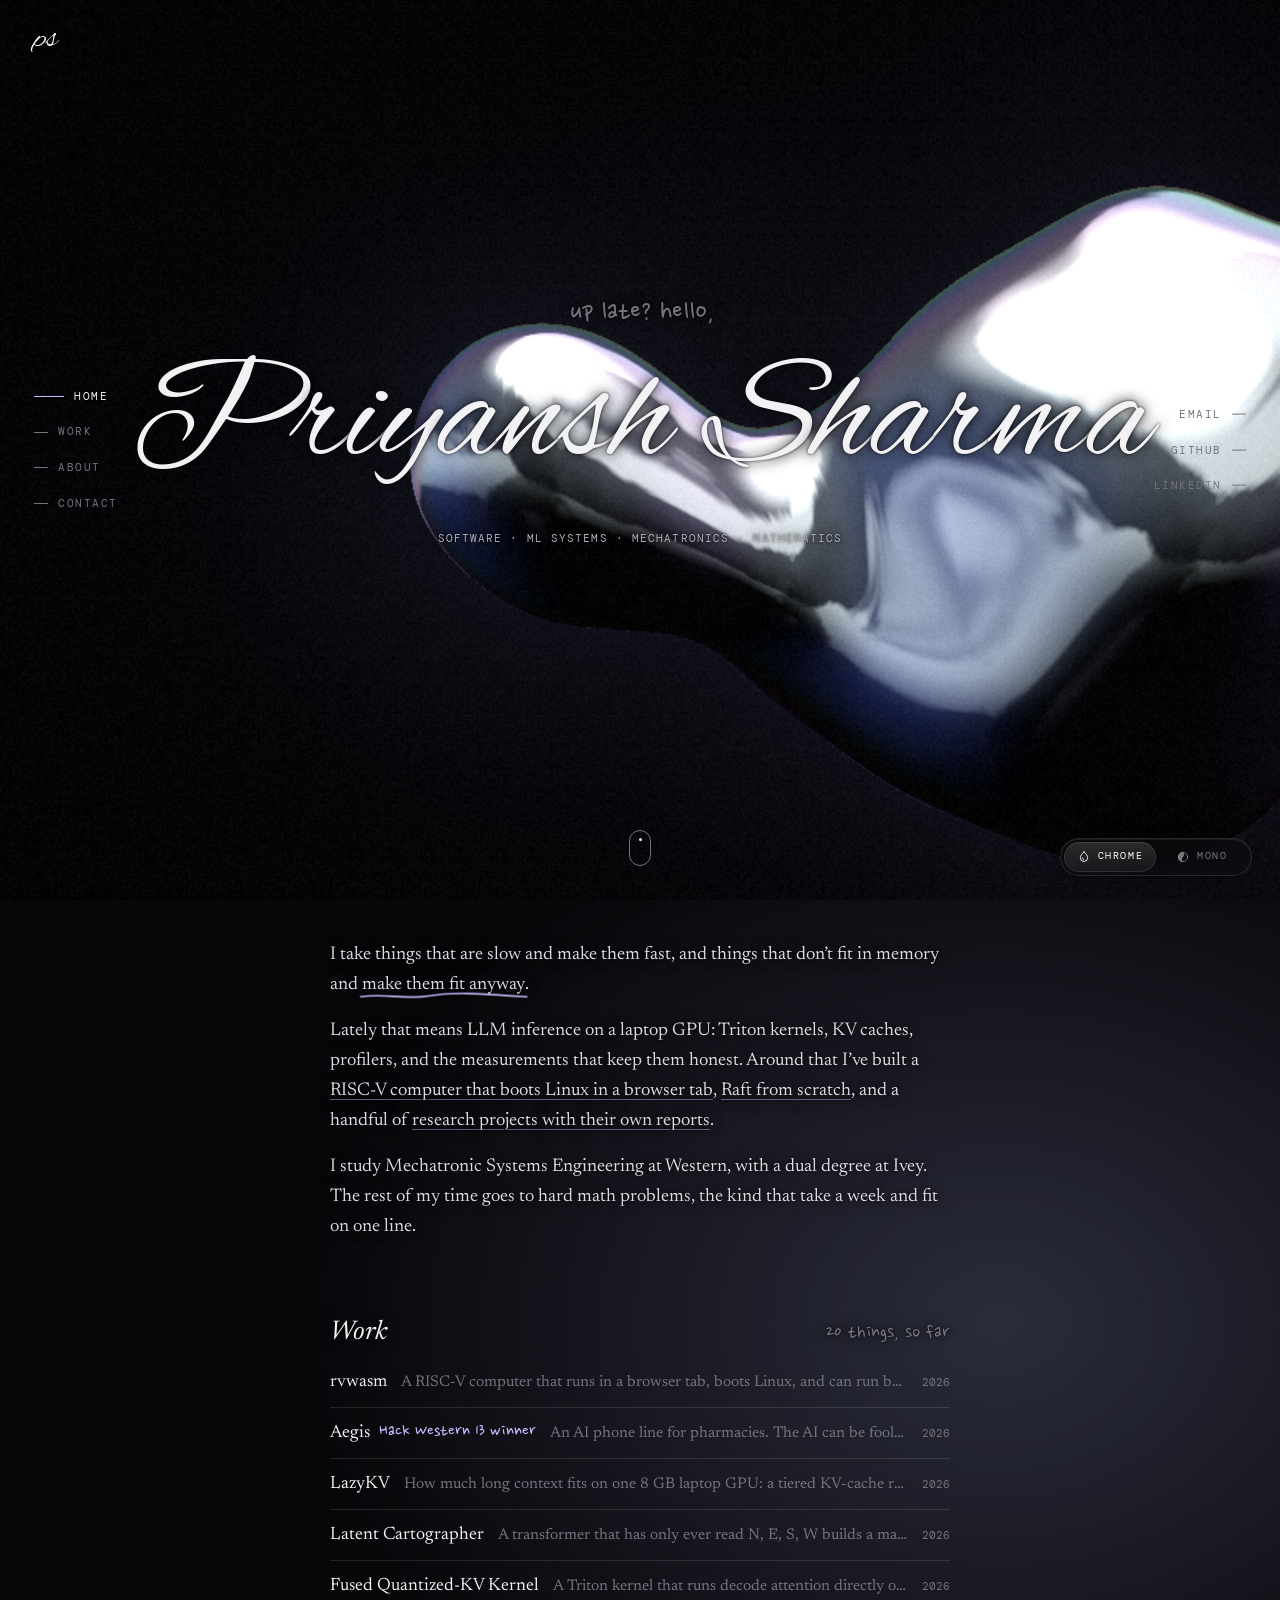
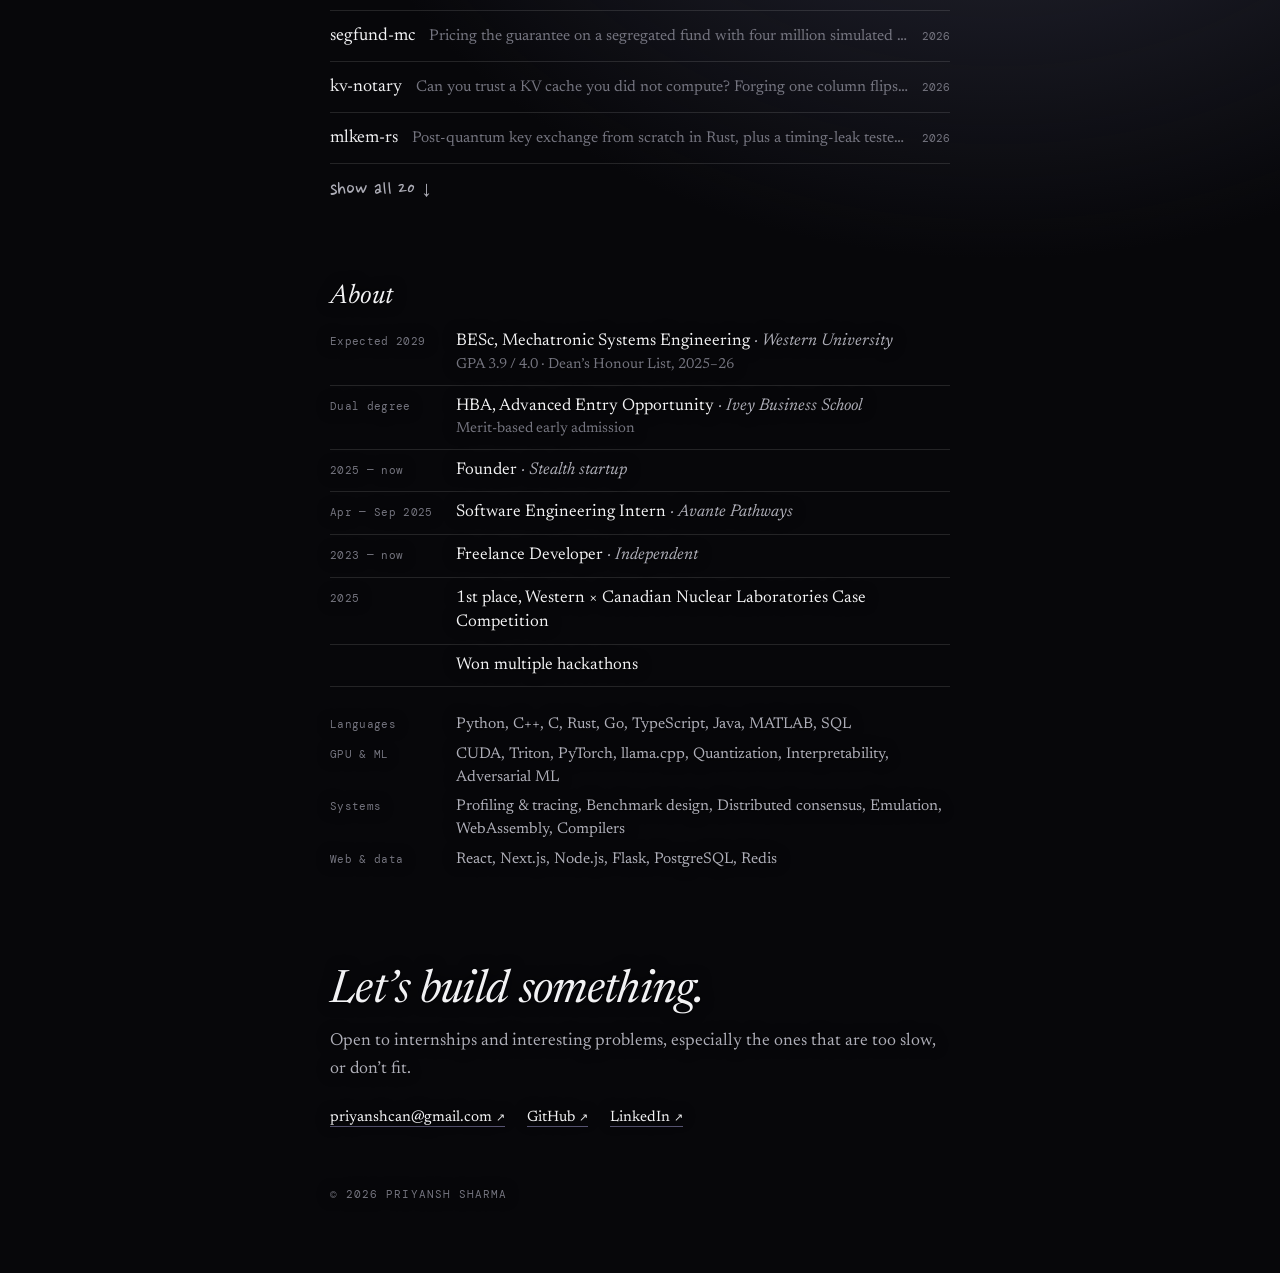
<file: index.html>
<!doctype html>
<html lang="en" data-bg="chrome">
<head>
  <meta charset="utf-8">
  <meta name="viewport" content="width=device-width, initial-scale=1">
  <title>Priyansh Sharma</title>
  <meta name="description" content="Priyansh Sharma. Software, ML systems, mechatronics and mathematics. Mechatronic Systems Engineering at Western, dual degree with Ivey.">
  <meta property="og:title" content="Priyansh Sharma">
  <meta property="og:description" content="Software, ML systems, mechatronics and mathematics.">
  <meta property="og:type" content="website">
  <meta name="theme-color" content="#07070a">
  <meta name="color-scheme" content="dark">
  <link rel="icon" href="data:image/svg+xml,%3Csvg xmlns='http://www.w3.org/2000/svg' viewBox='0 0 64 64'%3E%3Cdefs%3E%3CradialGradient id='g' cx='.36' cy='.3' r='.8'%3E%3Cstop offset='0' stop-color='%23fff'/%3E%3Cstop offset='.35' stop-color='%23b9bccb'/%3E%3Cstop offset='.7' stop-color='%2334353f'/%3E%3Cstop offset='1' stop-color='%23a9a4e6'/%3E%3C/radialGradient%3E%3C/defs%3E%3Crect width='64' height='64' rx='14' fill='%2307070a'/%3E%3Ccircle cx='32' cy='32' r='19' fill='url(%23g)'/%3E%3C/svg%3E">
  <link rel="preconnect" href="https://fonts.googleapis.com">
  <link rel="preconnect" href="https://fonts.gstatic.com" crossorigin>
  <link href="https://fonts.googleapis.com/css2?family=Alex+Brush&family=DM+Mono:wght@400;500&family=Nanum+Pen+Script&family=Newsreader:ital,opsz,wght@0,6..72,300..600;1,6..72,300..600&display=swap" rel="stylesheet">
  <link rel="stylesheet" href="css/style.css">
  <script>
    /* Restore this session's background before first paint. */
    try { var b = sessionStorage.getItem('bg'); if (b === 'mono' || b === 'chrome') document.documentElement.dataset.bg = b; } catch (e) {}
  </script>
</head>
<body>
  <a class="skip" href="#main">Skip to content</a>

  <!-- Background: liquid chrome / monochrome ink, drawn by a shader (js/scene.js).
       The veil darkens it once you scroll into the text. -->
  <canvas class="bg" id="bg" aria-hidden="true"></canvas>
  <div class="veil" aria-hidden="true"></div>
  <div class="top-fade" aria-hidden="true"></div>

  <nav class="nav" aria-label="Sections">
    <a class="nav-mark" href="#top" aria-label="Back to top">ps</a>
    <ul>
      <li><a href="#top">Home</a></li>
      <li><a href="#work">Work</a></li>
      <li><a href="#about">About</a></li>
      <li><a href="#contact">Contact</a></li>
    </ul>
  </nav>

  <!-- Contact links, pinned to the side on wide screens -->
  <ul class="side" id="side" aria-label="Contact links"></ul>

  <main id="main">
    <header class="hero" id="top">
      <p class="greeting" id="greeting">hello,</p>
      <h1 class="name" id="name" aria-label="Priyansh Sharma"></h1>
      <p class="tagline">Software · ML systems · Mechatronics · Mathematics</p>
      <a class="cue" href="#intro" aria-label="Scroll down"><span></span></a>
    </header>

    <section class="col" aria-label="Introduction">
      <div class="intro" id="intro">
        <p>I take things that are slow and make them fast, and things that don’t fit in memory and <span class="scribble">make them fit anyway<svg viewBox="0 0 200 12" preserveAspectRatio="none" aria-hidden="true"><path pathLength="1" d="M2 7 C 30 2, 52 11, 82 6 S 140 3, 198 7"/></svg></span>.</p>
        <p>Lately that means LLM inference on a laptop GPU: Triton kernels, KV caches, profilers, and the measurements that keep them honest. Around that I’ve built a <a href="#work" data-open="rvwasm">RISC-V computer that boots Linux in a browser tab</a>, <a href="#work" data-open="raftkv">Raft from scratch</a>, and a handful of <a href="#work" data-open="Latent Cartographer">research projects with their own reports</a>.</p>
        <p>I study Mechatronic Systems Engineering at Western, with a dual degree at Ivey. The rest of my time goes to hard math problems, the kind that take a week and fit on one line.</p>
      </div>
    </section>

    <section class="col section" id="work" aria-labelledby="work-h">
      <div class="section-head" data-reveal>
        <h2 id="work-h">Work</h2>
        <span class="section-note" id="work-count"></span>
      </div>
      <ul id="work-list"></ul>
      <button type="button" class="more" id="more" aria-expanded="false" data-reveal></button>
    </section>

    <section class="col section" id="about" aria-labelledby="about-h">
      <div class="section-head" data-reveal>
        <h2 id="about-h">About</h2>
      </div>
      <div class="rows" id="about-rows"></div>
      <dl class="skills" id="skills"></dl>
    </section>

    <footer class="col contact" id="contact">
      <h2 class="contact-h" data-reveal>Let’s build something.</h2>
      <p class="prose" data-reveal>Open to internships and interesting problems, especially the ones that are too slow, or don’t fit.</p>
      <ul class="contact-links" id="contact-links" data-reveal></ul>
      <p class="colophon">© <span id="year"></span> Priyansh Sharma</p>
    </footer>
  </main>

  <!-- Background mode switch -->
  <div class="switch" role="radiogroup" aria-label="Background">
    <button type="button" role="radio" data-bg="chrome" aria-checked="true" title="Liquid chrome">
      <svg viewBox="0 0 24 24" aria-hidden="true"><path d="M12 3.2c3.4 3.5 6.300 6.300 6.300 10.100a6.300 6.300 0 0 1-12.600 0c0-3.800 2.900-6.600 6.300-10.100Z"/><path d="M9.300 13.500a2.900 2.900 0 0 0 2 2.800"/></svg>
      <span>Chrome</span>
    </button>
    <button type="button" role="radio" data-bg="mono" aria-checked="false" title="Monochrome ink">
      <svg viewBox="0 0 24 24" aria-hidden="true"><circle cx="12" cy="12" r="8"/><path class="fill" d="M12 4a8 8 0 0 0 0 16c-2.700-1.600-2.700-5.400 0-8s2.700-6.400 0-8Z"/></svg>
      <span>Mono</span>
    </button>
  </div>

  <script src="js/content.js"></script>
  <script src="js/scene.js"></script>
  <script src="js/main.js"></script>
</body>
</html>
</file>
<file: css/style.css>
:root {
  --bg: #07070a;
  --ink: #f2f2f4;
  --ink-2: #aeaeb8;
  --ink-3: #74747f;
  --line: #f2f2f41f;
  --accent: #c3bdff;
  --serif: 'Newsreader', 'Iowan Old Style', Georgia, serif;
  --script: 'Alex Brush', 'Snell Roundhand', cursive;
  --pen: 'Nanum Pen Script', 'Bradley Hand', cursive;
  --mono: 'DM Mono', ui-monospace, 'SF Mono', Menlo, monospace;
  --col: 620px;
  --ease: cubic-bezier(.2, .7, .2, 1);
  color-scheme: dark;
}

*, *::before, *::after { box-sizing: border-box; }
html { scroll-behavior: smooth; scroll-padding-top: 90px; -webkit-text-size-adjust: 100%; }
body {
  margin: 0; background: var(--bg); color: var(--ink);
  font-family: var(--serif); font-size: 17.5px; line-height: 1.6; font-optical-sizing: auto;
  -webkit-font-smoothing: antialiased; text-rendering: optimizeLegibility; overflow-x: hidden;
}
::selection { background: color-mix(in srgb, var(--accent) 27%, transparent); }
a { color: inherit; }
h1, h2, p, ul, dl, dd { margin: 0; padding: 0; }
ul { list-style: none; }
button { font: inherit; color: inherit; background: none; border: 0; padding: 0; cursor: pointer; }
:focus-visible { outline: 2px solid var(--accent); outline-offset: 3px; border-radius: 4px; }
.skip { position: fixed; left: 12px; top: -60px; z-index: 50; background: var(--bg); padding: 8px 14px; border-radius: 8px; }
.skip:focus { top: 12px; }

/* ---------------------------------------------------------------- background */
/* The canvas fades in over a plain CSS fallback, which is all there is without WebGL. */
html { background: var(--bg); }
html[data-bg='chrome'] body { background: radial-gradient(90vmax 70vmax at 78% 46%, #2b2c3c, transparent 60%), var(--bg); }
html[data-bg='mono'] body { background: radial-gradient(80vmax 60vmax at 80% 30%, #26262a, transparent 62%), var(--bg); }
.bg, .veil { position: fixed; inset: 0; width: 100%; height: 100%; pointer-events: none; }
.bg { z-index: 0; animation: fade 2.6s ease both; }
.veil { z-index: 1; background: var(--bg); opacity: var(--veil, 0); }
@keyframes fade { from { opacity: 0; } }
.top-fade {
  position: fixed; left: 0; right: 0; top: 0; height: 96px; z-index: 8; pointer-events: none;
  -webkit-backdrop-filter: blur(12px); backdrop-filter: blur(12px);
  -webkit-mask-image: linear-gradient(180deg, #000 35%, transparent); mask-image: linear-gradient(180deg, #000 35%, transparent);
  background: linear-gradient(180deg, #07070ad9, transparent);
}

/* ---------------------------------------------------------------- nav + side links
   Wide screens: sections down the left edge, contact links down the right.
   Narrow screens: one bar across the top. */
.nav { position: fixed; z-index: 10; left: 34px; top: 0; bottom: 0; display: flex; flex-direction: column; justify-content: center; pointer-events: none; animation: fade 1.2s ease 1.6s both; }
.nav > * { pointer-events: auto; }
.nav-mark { position: absolute; top: 24px; left: 0; font-family: var(--script); font-size: 32px; line-height: 1; text-decoration: none; transition: color .3s; }
.nav-mark:hover { color: var(--accent); }
.nav ul { display: grid; gap: 4px; }
.nav li a, .side a {
  display: flex; align-items: center; gap: 10px; padding: 7px 0; text-decoration: none;
  font-family: var(--mono); font-size: 11px; letter-spacing: .14em; text-transform: uppercase; color: var(--ink-3);
  transition: color .3s;
}
.nav li a::before, .side a::after { content: ''; width: 14px; height: 1px; background: currentColor; transition: width .45s var(--ease), background-color .3s; }
.nav li a:hover, .side a:hover { color: var(--ink); }
.nav li a:hover::before, .side a:hover::after { width: 30px; background: var(--accent); }
.nav li a.on { color: var(--ink); }
.nav li a.on::before { width: 30px; background: var(--accent); }

.side { position: fixed; z-index: 10; right: 34px; top: 50%; translate: 0 -50%; display: grid; gap: 4px; justify-items: end; animation: fade 1.2s ease 1.8s both; }

/* ---------------------------------------------------------------- background switch */
:root { transition: --accent 1.2s; }
html[data-bg='mono'] { --accent: #ffffff; }
.switch {
  position: fixed; z-index: 10; right: 28px; bottom: 24px; display: flex; padding: 3px; border-radius: 999px;
  background: #0c0c1099; border: 1px solid #ffffff1f;
  -webkit-backdrop-filter: blur(14px) saturate(1.4); backdrop-filter: blur(14px) saturate(1.4);
  box-shadow: 0 10px 30px -14px #000, inset 0 1px 0 #ffffff14;
  animation: fade 1.2s ease 2s both;
}
.switch::before {
  content: ''; position: absolute; top: 3px; bottom: 3px; left: 3px; width: calc(50% - 3px); border-radius: 999px;
  background: linear-gradient(180deg, #ffffff24, #ffffff0d); box-shadow: inset 0 0 0 1px #ffffff1a;
  transition: transform .6s var(--ease);
}
html[data-bg='mono'] .switch::before { transform: translateX(100%); }
.switch button {
  position: relative; display: flex; align-items: center; justify-content: center; gap: 7px; width: 92px; height: 30px; border-radius: 999px;
  font-family: var(--mono); font-size: 9.5px; letter-spacing: .16em; text-transform: uppercase; color: #ffffff73;
  transition: color .4s;
}
.switch button:hover { color: #ffffffc4; }
.switch button[aria-checked='true'] { color: #fff; }
.switch svg { width: 14px; height: 14px; fill: none; stroke: currentColor; stroke-width: 1.5; stroke-linecap: round; stroke-linejoin: round; }
.switch svg .fill { fill: currentColor; stroke: none; }

/* ---------------------------------------------------------------- layout */
main { position: relative; z-index: 4; text-shadow: 0 0 14px #07070a, 0 0 3px #07070acc; }
.col { width: min(100%, calc(var(--col) + 48px)); margin: 0 auto; padding: 0 24px; }
.section { padding-top: 76px; }
.section-head { display: flex; align-items: baseline; justify-content: space-between; gap: 16px; margin-bottom: 10px; }
.section-head h2 { font-weight: 400; font-style: italic; font-size: 27px; line-height: 1.1; }
.section-note { font-family: var(--pen); font-size: 21px; color: var(--ink-3); line-height: 1; }
.prose { color: var(--ink-2); }

[data-reveal] { opacity: 0; transform: translateY(12px); filter: blur(5px); transition: opacity .8s var(--ease), transform .8s var(--ease), filter .8s var(--ease); transition-delay: calc(var(--r, 0) * 45ms); }
[data-reveal].in { opacity: 1; transform: none; filter: none; }

/* ---------------------------------------------------------------- hero */
.hero { min-height: 100svh; display: flex; flex-direction: column; align-items: center; justify-content: center; text-align: center; padding: 0 24px 6vh; position: relative; width: 100%; }
.cue { position: absolute; left: 50%; bottom: 34px; translate: -50% 0; width: 22px; height: 36px; border: 1px solid var(--ink-3); border-radius: 999px; animation: fade 1.2s ease 2.8s both; transition: border-color .3s, opacity .5s; }
.cue:hover { border-color: var(--ink); }
.cue span { position: absolute; left: 50%; top: 7px; width: 3px; height: 3px; margin-left: -1.5px; border-radius: 50%; background: var(--ink); animation: cue 2.2s cubic-bezier(.6, 0, .3, 1) 3s infinite; }
@keyframes cue { 0% { transform: translateY(0); opacity: 0; } 20% { opacity: 1; } 70% { transform: translateY(15px); opacity: 1; } 100% { transform: translateY(15px); opacity: 0; } }
.scrolled .cue { opacity: 0; pointer-events: none; }
.greeting { font-family: var(--pen); font-size: clamp(22px, 2.4vw, 30px); line-height: 1; color: var(--ink-3); margin-left: 3px; animation: word-in .9s var(--ease) .4s both; }
.name { font-family: var(--script); font-weight: 400; font-size: clamp(50px, 13.5vw, 150px); line-height: 1.05; margin: 6px 0 0; white-space: nowrap; padding: .08em 0 .02em; }
.name span { display: inline-block; animation: write .42s cubic-bezier(.4, 0, .5, 1) both; animation-delay: calc(.7s + var(--i) * 85ms); }
.name span.sp { width: .22em; }
@keyframes write {
  from { opacity: 0; clip-path: inset(-60% 110% -60% -60%); }
  12% { opacity: 1; }
  to { opacity: 1; clip-path: inset(-60% -60% -60% -60%); }
}
.tagline { font-family: var(--mono); font-size: 11px; letter-spacing: .1em; text-transform: uppercase; color: var(--ink-2); margin-top: 22px; display: flex; flex-wrap: wrap; justify-content: center; max-width: 100%; line-height: 1.9; animation: word-in 1s var(--ease) 2.1s both; }

.intro { padding-top: 40px; font-size: 18.5px; line-height: 1.62; color: #dcdce2; }
.intro p + p { margin-top: 16px; }
.intro .w { opacity: 0; }
.intro.in .w { animation: word-in .8s var(--ease) both; animation-delay: calc(var(--w) * 14ms); }
@keyframes word-in { from { opacity: 0; filter: blur(7px); } to { opacity: 1; filter: blur(0); } }
.intro a { text-decoration: underline; text-decoration-color: transparent; text-decoration-thickness: 1px; text-underline-offset: 4px; transition: color .25s, text-decoration-color .9s ease 1.5s; }
.intro.in a { text-decoration-color: color-mix(in srgb, var(--accent) 50%, transparent); }
.intro a:hover { color: var(--accent); }
.scribble { position: relative; white-space: nowrap; }
.scribble svg { position: absolute; left: -2%; bottom: -7px; width: 104%; height: 10px; overflow: visible; }
.scribble path { fill: none; stroke: var(--accent); stroke-width: 1.6; stroke-linecap: round; vector-effect: non-scaling-stroke; stroke-dasharray: 1; stroke-dashoffset: 1; opacity: 0; }
.intro.in .scribble path { animation: draw .9s cubic-bezier(.5, 0, .2, 1) .9s forwards; }
@keyframes draw { from { opacity: 1; } to { opacity: 1; stroke-dashoffset: 0; } }

/* ---------------------------------------------------------------- work: one line per project */
.proj { border-bottom: 1px solid var(--line); }
.proj[hidden] { display: none; }
.proj-head { width: 100%; text-align: left; display: flex; align-items: baseline; gap: 14px; padding: 11px 0 10px; }
.proj-title { flex: none; font-size: 18px; transition: color .3s; }
.proj-sum { flex: 1; min-width: 0; color: var(--ink-3); font-size: 15.5px; white-space: nowrap; overflow: hidden; text-overflow: ellipsis; transition: color .3s, opacity .3s; }
.proj-year { flex: none; font-family: var(--mono); font-size: 11px; color: var(--ink-3); }
.badge { font-family: var(--pen); font-size: 19px; color: var(--accent); line-height: 1; margin-left: 9px; }
.proj-head:hover .proj-title, .proj.open .proj-title { color: var(--accent); }
.proj-head:hover .proj-sum { color: var(--ink-2); }
.proj.open .proj-sum { opacity: 0; }

.proj-body { display: grid; grid-template-rows: 0fr; transition: grid-template-rows .55s var(--ease); }
.proj.open .proj-body { grid-template-rows: 1fr; }
.proj-inner { overflow: hidden; min-height: 0; opacity: 0; transition: opacity .45s var(--ease); }
.proj.open .proj-inner { opacity: 1; transition-delay: .1s; }
.proj-detail { color: var(--ink-2); font-size: 16px; line-height: 1.6; }
.stats { margin-top: 14px; display: grid; gap: 5px; }
.stats li { display: grid; grid-template-columns: 112px 1fr; gap: 14px; align-items: baseline; font-size: 14.5px; line-height: 1.45; color: var(--ink-2); }
.stats b { font-weight: 400; font-style: italic; font-size: 18px; color: var(--accent); white-space: nowrap; }
.proj-foot { display: flex; flex-wrap: wrap; align-items: center; justify-content: space-between; gap: 10px 20px; margin: 16px 0 18px; }
.tech { font-family: var(--mono); font-size: 10.5px; letter-spacing: .04em; color: var(--ink-3); }
.plinks { display: flex; gap: 16px; }
.plinks a, .contact-links a { text-decoration: none; font-size: 15px; border-bottom: 1px solid color-mix(in srgb, var(--accent) 44%, transparent); padding-bottom: 1px; transition: color .25s, border-color .25s; }
.plinks a:hover, .contact-links a:hover { color: var(--accent); border-color: var(--accent); }
.arr { font-family: var(--mono); font-size: 11px; }
.more { margin-top: 14px; font-family: var(--pen); font-size: 22px; line-height: 1; color: var(--ink-2); transition: color .3s; }
.more:hover { color: var(--accent); }

/* ---------------------------------------------------------------- about */
.row { display: grid; grid-template-columns: 112px 1fr; gap: 14px; align-items: baseline; padding: 9px 0; border-bottom: 1px solid var(--line); }
.row-when, .skills dt { font-family: var(--mono); font-size: 11px; letter-spacing: .03em; color: var(--ink-3); }
.row-what { font-size: 17px; line-height: 1.4; }
.row-what em { color: var(--ink-2); }
.row-what small { display: block; font-size: 14.5px; color: var(--ink-3); margin-top: 1px; }
.skills { margin-top: 26px; display: grid; gap: 6px; }
.skills div { display: grid; grid-template-columns: 112px 1fr; gap: 14px; align-items: baseline; }
.skills dd { font-size: 15.5px; color: var(--ink-2); line-height: 1.5; }

/* ---------------------------------------------------------------- contact */
.contact { padding-top: 96px; padding-bottom: 70px; }
.contact-h { font-weight: 400; font-style: italic; font-size: clamp(34px, 7vw, 46px); line-height: 1.08; letter-spacing: -.015em; margin-bottom: 10px; }
.contact-links { display: flex; flex-wrap: wrap; gap: 8px 22px; margin-top: 20px; }
.colophon { margin-top: 56px; font-family: var(--mono); font-size: 10.5px; letter-spacing: .1em; text-transform: uppercase; color: var(--ink-3); }

/* ---------------------------------------------------------------- small screens */
@media (min-width: 1001px) { .top-fade { display: none; } }
@media (max-width: 1000px) {
  .side { display: none; }
  .nav { left: 0; right: 0; bottom: auto; flex-direction: row; align-items: center; justify-content: space-between; padding: 12px 20px; pointer-events: auto; }
  .nav-mark { position: static; font-size: 28px; }
  .nav ul { display: flex; gap: 18px; }
  .nav li:first-child { display: none; }
  .nav li a { padding: 6px 0; font-size: 10.5px; }
  .nav li a::before { display: none; }
  .nav li a.on { color: var(--accent); }
}
@media (max-width: 640px) {
  .switch { right: 14px; bottom: 14px; }
  .switch button { width: 40px; }
  .switch button span { display: none; }
  body { font-size: 16.5px; }
  .intro { font-size: 17.5px; }
  .proj-head { flex-wrap: wrap; gap: 0 12px; }
  .proj-title { flex: 1; }
  .proj-sum { flex-basis: 100%; order: 3; white-space: normal; font-size: 14.5px; line-height: 1.4; margin-top: 2px; }
  .proj.open .proj-sum { display: none; }
  .stats li, .row, .skills div { grid-template-columns: 1fr; gap: 0; }
  .skills { gap: 12px; }
}
@media (prefers-reduced-motion: reduce) {
  html { scroll-behavior: auto; }
  *, *::before, *::after { animation-duration: .001s !important; animation-delay: 0s !important; transition-duration: .001s !important; transition-delay: 0s !important; }
}
</file>
